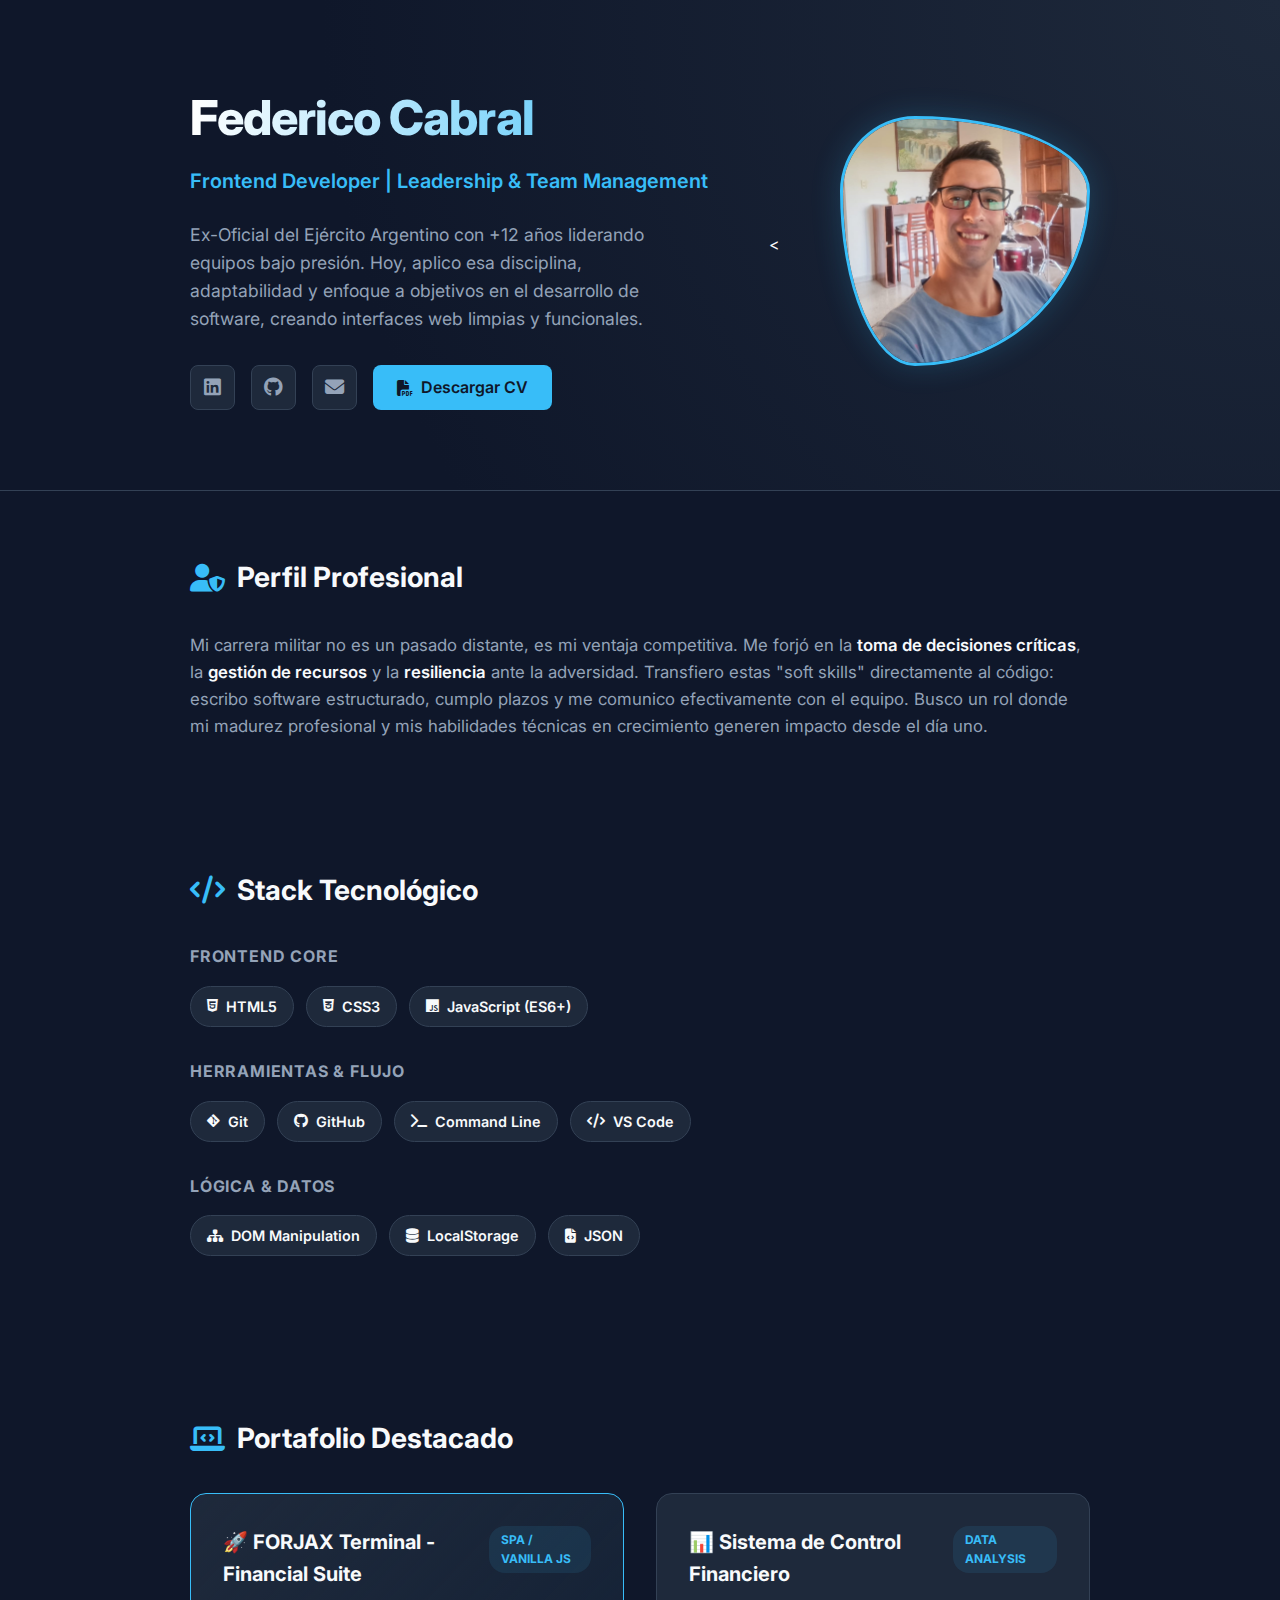
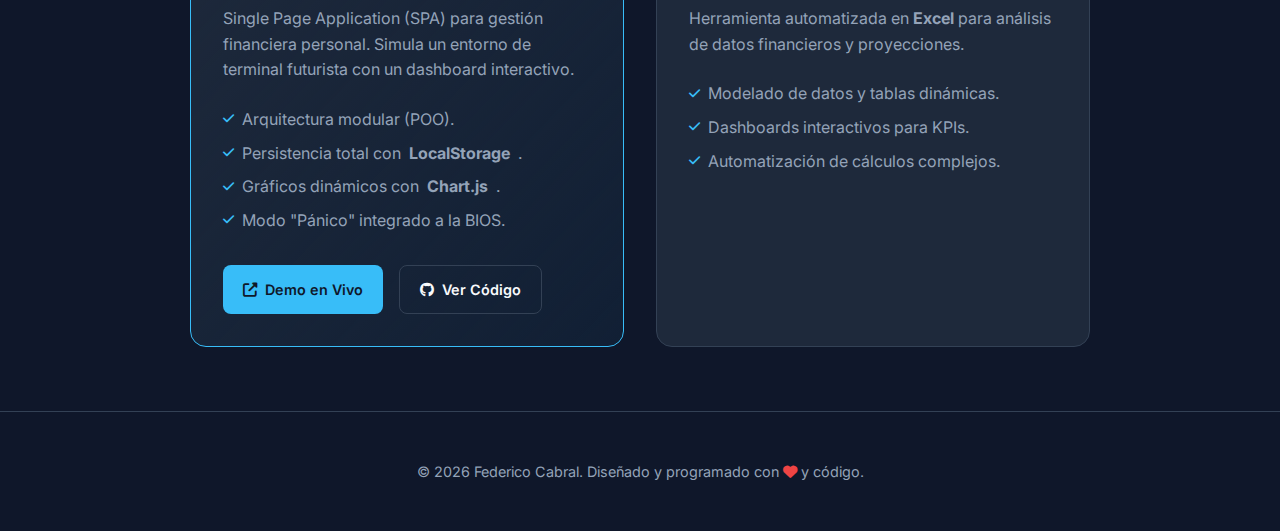
<file: index.html>
<!DOCTYPE html>
<html lang="es">
<head>
  <meta charset="UTF-8">
  <meta name="viewport" content="width=device-width, initial-scale=1.0">
  <title>Federico Cabral - Frontend Developer</title>
  <link rel="preconnect" href="https://fonts.googleapis.com">
  <link rel="preconnect" href="https://fonts.gstatic.com" crossorigin>
  <link href="https://fonts.googleapis.com/css2?family=Inter:wght@400;600;800&display=swap" rel="stylesheet">
  <link rel="stylesheet" href="https://cdnjs.cloudflare.com/ajax/libs/font-awesome/6.4.0/css/all.min.css">
  <link rel="stylesheet" href="style.css">
</head>

<body>

  <header class="hero">
    <div class="container hero-content">
      <div class="hero-text">
        <h1>Federico Cabral</h1>
        <h2>Frontend Developer | Leadership & Team Management</h2>
        <p class="summary">
          Ex-Oficial del Ejército Argentino con +12 años liderando equipos bajo presión. 
          Hoy, aplico esa disciplina, adaptabilidad y enfoque a objetivos en el desarrollo de software, 
          creando interfaces web limpias y funcionales.
        </p>
        
        <div class="social-links">
          <a href="https://www.linkedin.com/in/federico-cabral-27660b221" target="_blank" class="btn-social" title="LinkedIn">
            <i class="fab fa-linkedin"></i>
          </a>
          <a href="https://github.com/fede-cabral" target="_blank" class="btn-social" title="GitHub">
            <i class="fab fa-github"></i>
          </a>
          <a href="mailto:federicocabral18@gmail.com" class="btn-social" title="Email">
            <i class="fas fa-envelope"></i>
          </a>
          <a href="cv.pdf" download class="btn-primary">
            <i class="fas fa-file-pdf"></i> Descargar CV
          </a>
        </div>
      </div>
      
      <<div class="hero-image-container">
  <img src="perfil.jpg" alt="Federico Cabral" class="hero-image">
</div>
    </div>
  </header>

  <main class="container">
    
    <section class="section about">
      <h3 class="section-title"><i class="fas fa-user-shield"></i> Perfil Profesional</h3>
      <p>
        Mi carrera militar no es un pasado distante, es mi ventaja competitiva. Me forjó en la 
        <strong>toma de decisiones críticas</strong>, la <strong>gestión de recursos</strong> y la 
        <strong>resiliencia</strong> ante la adversidad. Transfiero estas "soft skills" directamente al código: 
        escribo software estructurado, cumplo plazos y me comunico efectivamente con el equipo. 
        Busco un rol donde mi madurez profesional y mis habilidades técnicas en crecimiento generen impacto desde el día uno.
      </p>
    </section>

    <section class="section skills">
      <h3 class="section-title"><i class="fas fa-code"></i> Stack Tecnológico</h3>
      
      <div class="skill-category">
        <h4>Frontend Core</h4>
        <div class="tags">
          <span class="tag html"><i class="fab fa-html5"></i> HTML5</span>
          <span class="tag css"><i class="fab fa-css3-alt"></i> CSS3</span>
          <span class="tag js"><i class="fab fa-js"></i> JavaScript (ES6+)</span>
        </div>
      </div>
      
      <div class="skill-category">
        <h4>Herramientas & Flujo</h4>
        <div class="tags">
          <span class="tag git"><i class="fab fa-git-alt"></i> Git</span>
          <span class="tag github"><i class="fab fa-github"></i> GitHub</span>
          <span class="tag"><i class="fas fa-terminal"></i> Command Line</span>
          <span class="tag"><i class="fas fa-code"></i> VS Code</span>
        </div>
      </div>

      <div class="skill-category">
        <h4>Lógica & Datos</h4>
        <div class="tags">
          <span class="tag"><i class="fas fa-sitemap"></i> DOM Manipulation</span>
          <span class="tag"><i class="fas fa-database"></i> LocalStorage</span>
          <span class="tag"><i class="fas fa-file-code"></i> JSON</span>
        </div>
      </div>
    </section>

    <section class="section projects">
      <h3 class="section-title"><i class="fas fa-laptop-code"></i> Portafolio Destacado</h3>
      
      <div class="project-grid">
        
        <article class="project-card featured">
          <div class="project-header">
            <h4>🚀 FORJAX Terminal - Financial Suite</h4>
            <span class="badge">SPA / Vanilla JS</span>
          </div>
          <p>
            Single Page Application (SPA) para gestión financiera personal. 
            Simula un entorno de terminal futurista con un dashboard interactivo.
          </p>
          <ul>
            <li><i class="fas fa-check"></i> Arquitectura modular (POO).</li>
            <li><i class="fas fa-check"></i> Persistencia total con <strong>LocalStorage</strong>.</li>
            <li><i class="fas fa-check"></i> Gráficos dinámicos con <strong>Chart.js</strong>.</li>
            <li><i class="fas fa-check"></i> Modo "Pánico" integrado a la BIOS.</li>
          </ul>
          <div class="project-links">
            <a href="https://fede-cabral.github.io/Gestor-Pro/" target="_blank" class="btn-link">
              <i class="fas fa-external-link-alt"></i> Demo en Vivo
            </a>
            <a href="https://github.com/fede-cabral/gestor-pro" target="_blank" class="btn-link btn-link-secondary">
              <i class="fab fa-github"></i> Ver Código
            </a>
          </div>
        </article>

        <article class="project-card">
          <div class="project-header">
            <h4>📊 Sistema de Control Financiero</h4>
            <span class="badge">Data Analysis</span>
          </div>
          <p>
            Herramienta automatizada en <strong>Excel</strong> para análisis de datos financieros y proyecciones.
          </p>
          <ul>
            <li><i class="fas fa-check"></i> Modelado de datos y tablas dinámicas.</li>
            <li><i class="fas fa-check"></i> Dashboards interactivos para KPIs.</li>
            <li><i class="fas fa-check"></i> Automatización de cálculos complejos.</li>
          </ul>
        </article>

      </div>
    </section>

  </main>

  <footer class="footer">
    <div class="container">
      <p>© 2026 Federico Cabral. Diseñado y programado con <i class="fas fa-heart"></i> y código.</p>
    </div>
  </footer>

</body>
</html>
</file>
<file: style.css>
/* --- VARIABLES Y RESET --- */
:root {
  --bg-color: #0f172a;      /* Fondo oscuro moderno */
  --card-bg: #1e293b;       /* Color de las tarjetas */
  --text-primary: #f8fafc;  /* Texto blanco/claro */
  --text-secondary: #94a3b8;/* Texto gris para detalles */
  --accent-color: #38bdf8;  /* Color de acento (un azul/celeste tipo 'tech') */
  --font-stack: 'Inter', sans-serif;
  --container-width: 900px; /* Ancho máximo del contenido */
}

* {
  margin: 0;
  padding: 0;
  box-sizing: border-box;
}

body {
  font-family: var(--font-stack);
  background-color: var(--bg-color);
  color: var(--text-primary);
  line-height: 1.6;
}

/* --- UTILIDADES --- */
.container {
  width: 90%;
  max-width: var(--container-width);
  margin: 0 auto;
}

a { text-decoration: none; color: inherit; transition: color 0.3s; }

/* --- HERO SECTION (Encabezado) --- */
.hero {
  padding: 5rem 0;
  background: radial-gradient(circle at top right, #1e293b 0%, var(--bg-color) 70%);
  border-bottom: 1px solid #334155;
}

.hero-content {
  display: flex;
  align-items: center;
  justify-content: space-between;
  gap: 3rem;
}

.hero-text h1 {
  font-size: 3rem;
  font-weight: 800;
  letter-spacing: -0.02em;
  margin-bottom: 0.5rem;
  background: linear-gradient(to right, #fff, var(--accent-color));
  -webkit-background-clip: text;
  -webkit-text-fill-color: transparent;
}

.hero-text h2 {
  font-size: 1.25rem;
  font-weight: 600;
  color: var(--accent-color);
  margin-bottom: 1.5rem;
}

.summary {
  color: var(--text-secondary);
  font-size: 1.1rem;
  max-width: 500px;
  margin-bottom: 2rem;
}

/* Botones Sociales y CV */
.social-links {
  display: flex;
  gap: 1rem;
  align-items: center;
}

.btn-social, .btn-primary {
  display: inline-flex;
  align-items: center;
  justify-content: center;
  font-weight: 600;
  border-radius: 0.5rem;
  transition: all 0.3s;
}

.btn-social {
  width: 45px;
  height: 45px;
  font-size: 1.2rem;
  background-color: var(--card-bg);
  color: var(--text-secondary);
  border: 1px solid #334155;
}

.btn-social:hover {
  color: var(--accent-color);
  border-color: var(--accent-color);
  transform: translateY(-3px);
}

.btn-primary {
  padding: 0 1.5rem;
  height: 45px;
  background-color: var(--accent-color);
  color: var(--bg-color);
  gap: 0.5rem;
}

.btn-primary:hover {
  background-color: #0ea5e9;
  transform: translateY(-3px);
  box-shadow: 0 4px 15px rgba(56, 189, 248, 0.3);
}

/* Imagen del Hero */
.hero-image-container {
  flex-shrink: 0;
}

.hero-image {
  width: 250px;
  height: 250px;
  object-fit: cover;
  /* Recorte circular moderno */
  border-radius: 30% 70% 70% 30% / 30% 30% 70% 70%;
  border: 3px solid var(--accent-color);
  box-shadow: 0 0 30px rgba(56, 189, 248, 0.2);
}

/* --- SECCIONES GENERALES --- */
.section { padding: 4rem 0; }
.section-title {
  font-size: 1.75rem;
  font-weight: 700;
  margin-bottom: 2rem;
  display: flex;
  align-items: center;
  gap: 0.75rem;
}
.section-title i { color: var(--accent-color); }

/* --- SOBRE MÍ --- */
.about p { color: var(--text-secondary); font-size: 1.05rem; }
.about strong { color: var(--text-primary); font-weight: 600; }

/* --- SKILLS (TAGS) --- */
.skill-category { margin-bottom: 2rem; }
.skill-category h4 {
  font-size: 1rem;
  color: var(--text-secondary);
  margin-bottom: 1rem;
  text-transform: uppercase;
  letter-spacing: 0.05em;
}
.tags { display: flex; flex-wrap: wrap; gap: 0.75rem; }
.tag {
  display: inline-flex;
  align-items: center;
  gap: 0.5rem;
  padding: 0.5rem 1rem;
  background-color: var(--card-bg);
  border: 1px solid #334155;
  border-radius: 2rem;
  font-size: 0.9rem;
  font-weight: 600;
  transition: all 0.3s;
}
.tag:hover {
  border-color: var(--accent-color);
  color: var(--accent-color);
  transform: translateY(-2px);
}
/* Colores específicos para iconos de marca (opcional) */
.tag.html:hover i { color: #e34f26; }
.tag.css:hover i { color: #1572b6; }
.tag.js:hover i { color: #f7df1e; }
.tag.git:hover i { color: #f05032; }

/* --- PROYECTOS --- */
.project-grid {
  display: grid;
  grid-template-columns: repeat(auto-fit, minmax(350px, 1fr));
  gap: 2rem;
}

.project-card {
  background-color: var(--card-bg);
  border: 1px solid #334155;
  border-radius: 1rem;
  padding: 2rem;
  transition: all 0.3s;
}

.project-card:hover {
  border-color: var(--accent-color);
  transform: translateY(-5px);
  box-shadow: 0 10px 30px -10px rgba(0,0,0,0.5);
}

.project-card.featured {
  border-color: var(--accent-color);
  background: linear-gradient(to bottom right, var(--card-bg), rgba(56, 189, 248, 0.05));
}

.project-header {
  display: flex;
  justify-content: space-between;
  align-items: flex-start;
  margin-bottom: 1rem;
}

.project-header h4 { font-size: 1.25rem; font-weight: 700; }

.badge {
  font-size: 0.75rem;
  font-weight: 700;
  text-transform: uppercase;
  padding: 0.25rem 0.75rem;
  border-radius: 1rem;
  background-color: rgba(56, 189, 248, 0.1);
  color: var(--accent-color);
}

.project-card p { color: var(--text-secondary); margin-bottom: 1.5rem; }
.project-card ul { list-style: none; margin-bottom: 2rem; }
.project-card li { color: var(--text-secondary); margin-bottom: 0.5rem; display: flex; align-items: center; gap: 0.5rem; }
.project-card li i { color: var(--accent-color); font-size: 0.8rem; }

.project-links { display: flex; gap: 1rem; }
.btn-link {
  display: inline-flex;
  align-items: center;
  gap: 0.5rem;
  padding: 0.75rem 1.25rem;
  border-radius: 0.5rem;
  font-weight: 600;
  font-size: 0.9rem;
  background-color: var(--accent-color);
  color: var(--bg-color);
  transition: all 0.3s;
}
.btn-link:hover { background-color: #0ea5e9; }
.btn-link-secondary {
  background-color: transparent;
  color: var(--text-primary);
  border: 1px solid #334155;
}
.btn-link-secondary:hover { border-color: var(--accent-color); color: var(--accent-color); background-color: var(--card-bg); }

/* --- FOOTER --- */
.footer {
  padding: 3rem 0;
  text-align: center;
  color: var(--text-secondary);
  font-size: 0.9rem;
  border-top: 1px solid #334155;
}
.footer i { color: #ef4444; }

/* --- RESPONSIVE (Para celulares) --- */
@media (max-width: 768px) {
  .hero-content {
    flex-direction: column-reverse; /* Foto arriba del texto en móvil */
    text-align: center;
    gap: 2rem;
  }
  .hero-text h1 { font-size: 2.5rem; }
  .social-links { justify-content: center; }
  .hero-image { width: 200px; height: 200px; }
  .section-title { justify-content: center; }
  .tags { justify-content: center; }
  .project-header { flex-direction: column; gap: 0.5rem; }
}
/* --- ESTILOS DE IMPRESIÓN (Para Guardar como PDF) --- */
@media print {
  /* 1. Resetear colores para documento formal (Fondo blanco, texto negro) */
  :root {
    --bg-color: #ffffff;
    --card-bg: #ffffff;
    --text-primary: #000000;
    --text-secondary: #333333;
    --accent-color: #000000; /* O un azul oscuro #0f172a si prefieres color */
  }

  body {
    background-color: #fff;
    color: #000;
    font-size: 11pt; /* Tamaño estándar de lectura */
  }

  /* 2. Ocultar elementos que no sirven en papel/PDF */
  .btn-primary, 
  .btn-social, 
  .btn-link, 
  .hero-image-container, /* Opcional: Ocultar foto si quieres ahorrar espacio */
  .footer {
    display: none !important;
  }

  /* 3. Ajustes de Layout */
  .container {
    width: 100%;
    max-width: 100%;
    padding: 0;
  }

  .hero {
    padding: 1rem 0;
    border-bottom: 2px solid #000;
    background: none;
  }

  .hero-text h1 {
    font-size: 24pt;
    color: #000;
    background: none;
    -webkit-text-fill-color: initial;
  }

  .hero-text h2 {
    font-size: 14pt;
    color: #333;
    margin-bottom: 0.5rem;
  }

  .section {
    padding: 1rem 0;
    page-break-inside: avoid; /* Evita que una sección se corte a la mitad */
  }

  .section-title {
    font-size: 16pt;
    border-bottom: 1px solid #ccc;
    padding-bottom: 5px;
    margin-bottom: 15px;
  }

  /* 4. Proyectos y Skills en lista simple */
  .project-grid {
    display: block; /* Quitar grid para que sea lista vertical */
  }

  .project-card {
    border: none;
    padding: 0;
    margin-bottom: 1.5rem;
    box-shadow: none;
  }

  .tag {
    border: 1px solid #000;
    background: #fff;
    color: #000;
    font-size: 9pt;
  }

  /* Mostrar URLs de los enlaces para que se puedan leer en papel */
  a[href^="http"]:after {
    content: " (" attr(href) ")";
    font-size: 0.8em;
    color: #555;
  }
}
</file>
